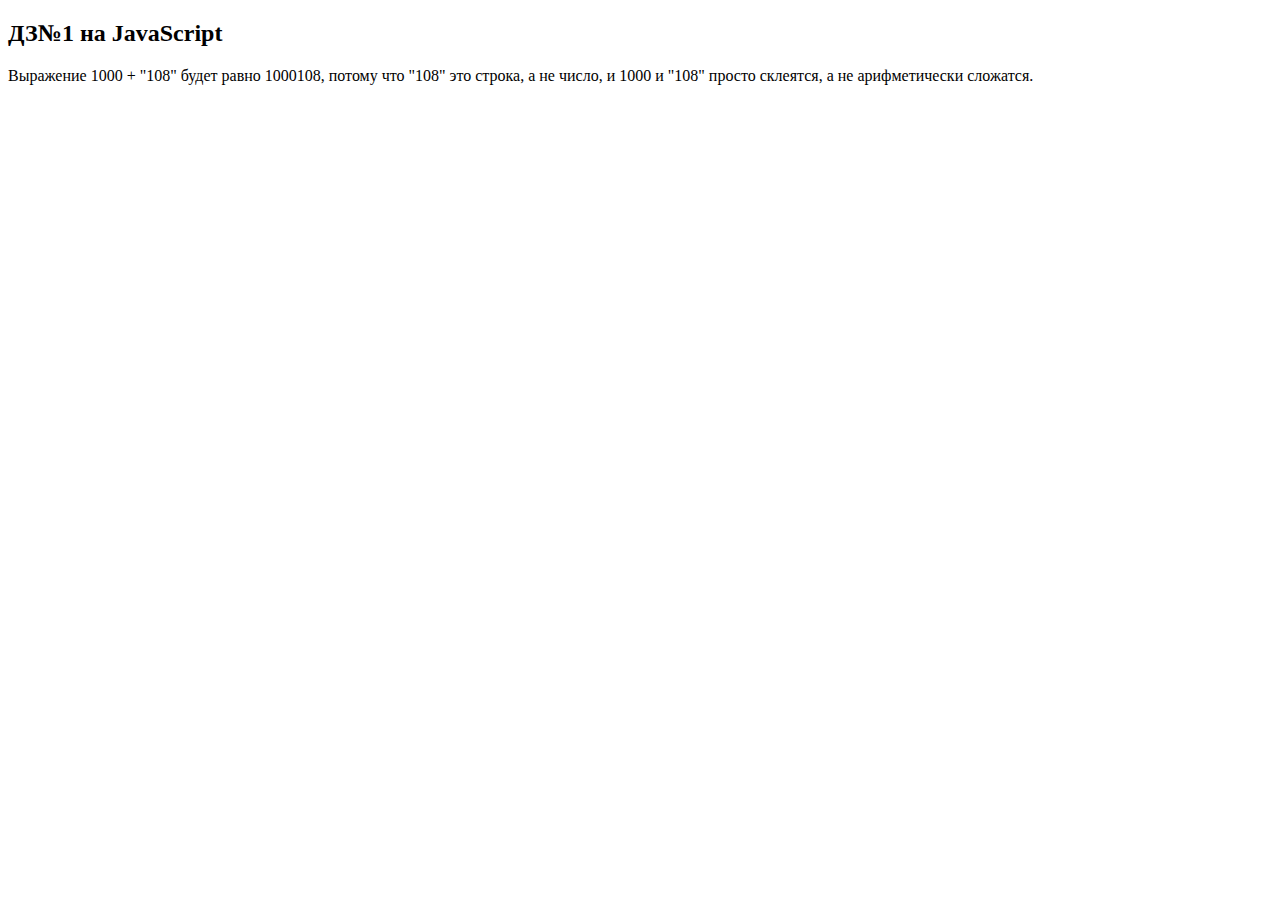
<file: index.html>
<!DOCTYPE html>
<html lang="en">

<head>
    <meta charset="UTF-8">
    <meta http-equiv="X-UA-Compatible" content="IE=edge">
    <meta name="viewport" content="width=device-width, initial-scale=1.0">
    <title>Document</title>
</head>

<body>
    <script>
        document.write("<h2>ДЗ№1 на JavaScript</h2>");
    </script>


    <script> //Перевод температуры в градусах по Цельсию в градусы по Фаренгейту
        var tc, tf;
        tc = 10;
        tf = ((9 / 5) * tc + 32);
        alert('Температура по Фаренгейту: ' + tf);
    </script>

    <script> //Присвоение админу имени =)
        var admin, name;
        name = 'Василий';
        admin = name;
        alert(admin);
    </script>

    Выражение 1000 + "108" будет равно 1000108, потому что "108" это строка, а не число, и 1000 и "108" просто
    склеятся, а не арифметически сложатся.

    <script> // Меняем местами переменные без третьей переменной
        var a = 2, b = 3;
        [a, b] = [b, a] // меняем местами a и b
        console.log('a =', a, 'b =', b);
    </script>

    <script> // Меняем местами переменные без третьей переменной, второй вариант 
        var a = 2, b = 3;
        a = b + (b = a, 0);
        console.log('a =', a, 'b =', b);
    </script>
</body>

</html>
</file>
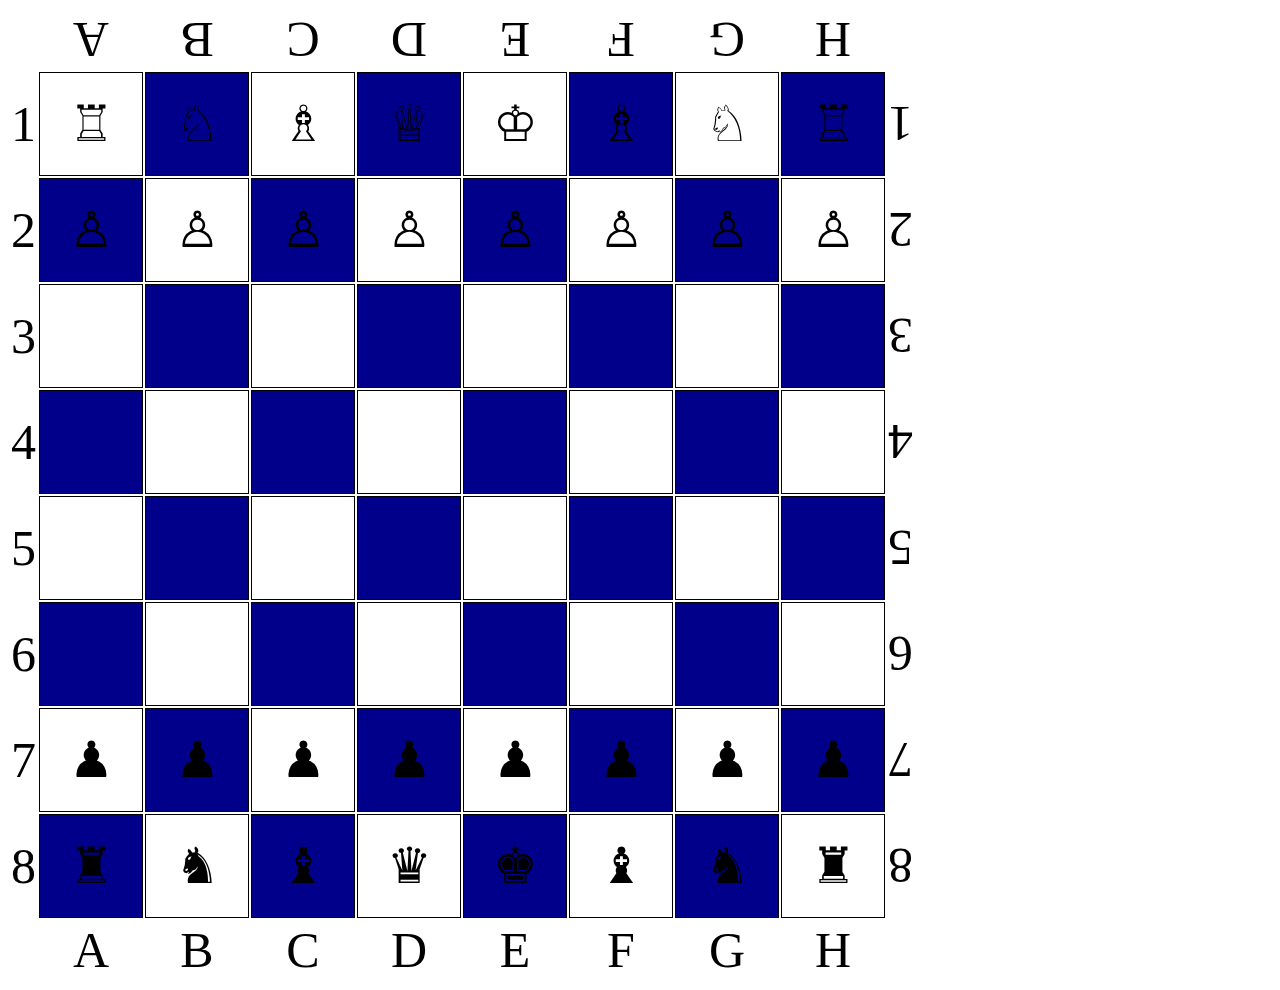
<file: lesson-5.html>
<!DOCTYPE html>
<html lang="en">

<head>
    <meta charset="UTF-8">
    <meta http-equiv="X-UA-Compatible" content="IE=edge">
    <meta name="viewport" content="width=device-width, initial-scale=1.0">
    <link rel="stylesheet" href="style.css">
    <title>Chessboard</title>
</head>

<body>
    <!-- 1. Создать функцию, генерирующую шахматную доску. При этом можно использовать любые html-теги по своему желанию. Доска должна быть разлинована соответствующим образом, т.е. чередовать черные и белые ячейки. Строки должны нумероваться числами от 1 до 8, столбцы – латинскими буквами A, B, C, D, E, F, G, H.
2. Заполнить созданную таблицу буквами, отвечающими за шахматную фигуру, например К – король, Ф – ферзь и т.п., причем все фигуры должны стоять на своих местах и быть соответственно черными и белыми.
3. *Заменить буквы, обозначающие фигуры, картинками. -->
    <script>
        var width = 10;
        var height = 10;
        var content =
            [
                [' ', 'A', 'B', 'C', 'D', 'E', 'F', 'G', 'H', ' '],
                ['1', '&#9814;', '&#9816;', '&#9815;', '&#9813;', '&#9812;', '&#9815;', '&#9816;', '&#9814;', '1'],
                ['2', '&#9817;', '&#9817;', '&#9817;', '&#9817;', '&#9817;', '&#9817;', '&#9817;', '&#9817;', '2'],
                ['3', ' ', ' ', ' ', ' ', ' ', ' ', ' ', ' ', '3'],
                ['4', ' ', ' ', ' ', ' ', ' ', ' ', ' ', ' ', '4'],
                ['5', ' ', ' ', ' ', ' ', ' ', ' ', ' ', ' ', '5'],
                ['6', ' ', ' ', ' ', ' ', ' ', ' ', ' ', ' ', '6'],
                ['7', '&#9823;', '&#9823;', '&#9823;', '&#9823;', '&#9823;', '&#9823;', '&#9823;', '&#9823;', '7'],
                ['8', '&#9820;', '&#9822;', '&#9821;', '&#9819;', '&#9818;', '&#9821;', '&#9822;', '&#9820;', '8'],
                [' ', 'A', 'B', 'C', 'D', 'E', 'F', 'G', 'H', ' ']
            ];

        window.onload = start;

        function start() {

            var chessboard = document.createElement('table');


            for (var i = 0; i < width; i++) {

                var row = document.createElement('tr');

                for (var j = 0; j < height; j++) {

                    var cell = document.createElement('td');
                    if (i == 0 || j == 0 || i == width - 1 || j == height - 1) {

                        if (j == height - 1 || i == 0) {
                            cell.className += 'rotate';
                        }
                    }
                    else {
                        cell.className = (i + j) % 2 == 0 ? 'whitecell' : 'blackcell';
                    }
                    cell.innerHTML = content[i][j];

                    row.appendChild(cell);
                }
                chessboard.appendChild(row);
            }

            document.getElementById('chessboard').appendChild(chessboard);
        }
    </script>
    <div class="container">
        <div id="chessboard"></div>
    </div>

</body>

</html>
</file>
<file: style.css>
td.blackcell {
    width: 100px;
    height: 100px;
    background-color: darkblue;
    border: 1px solid black;
}
td.whitecell {
    width: 100px;
    height: 100px;
    background-color: white;
    border: 1px solid black;
}
.container {
    text-align: center;
}
td {
    font-size: 50px;
}
td.rotate {
    transform: rotate(180deg);
}
</file>
